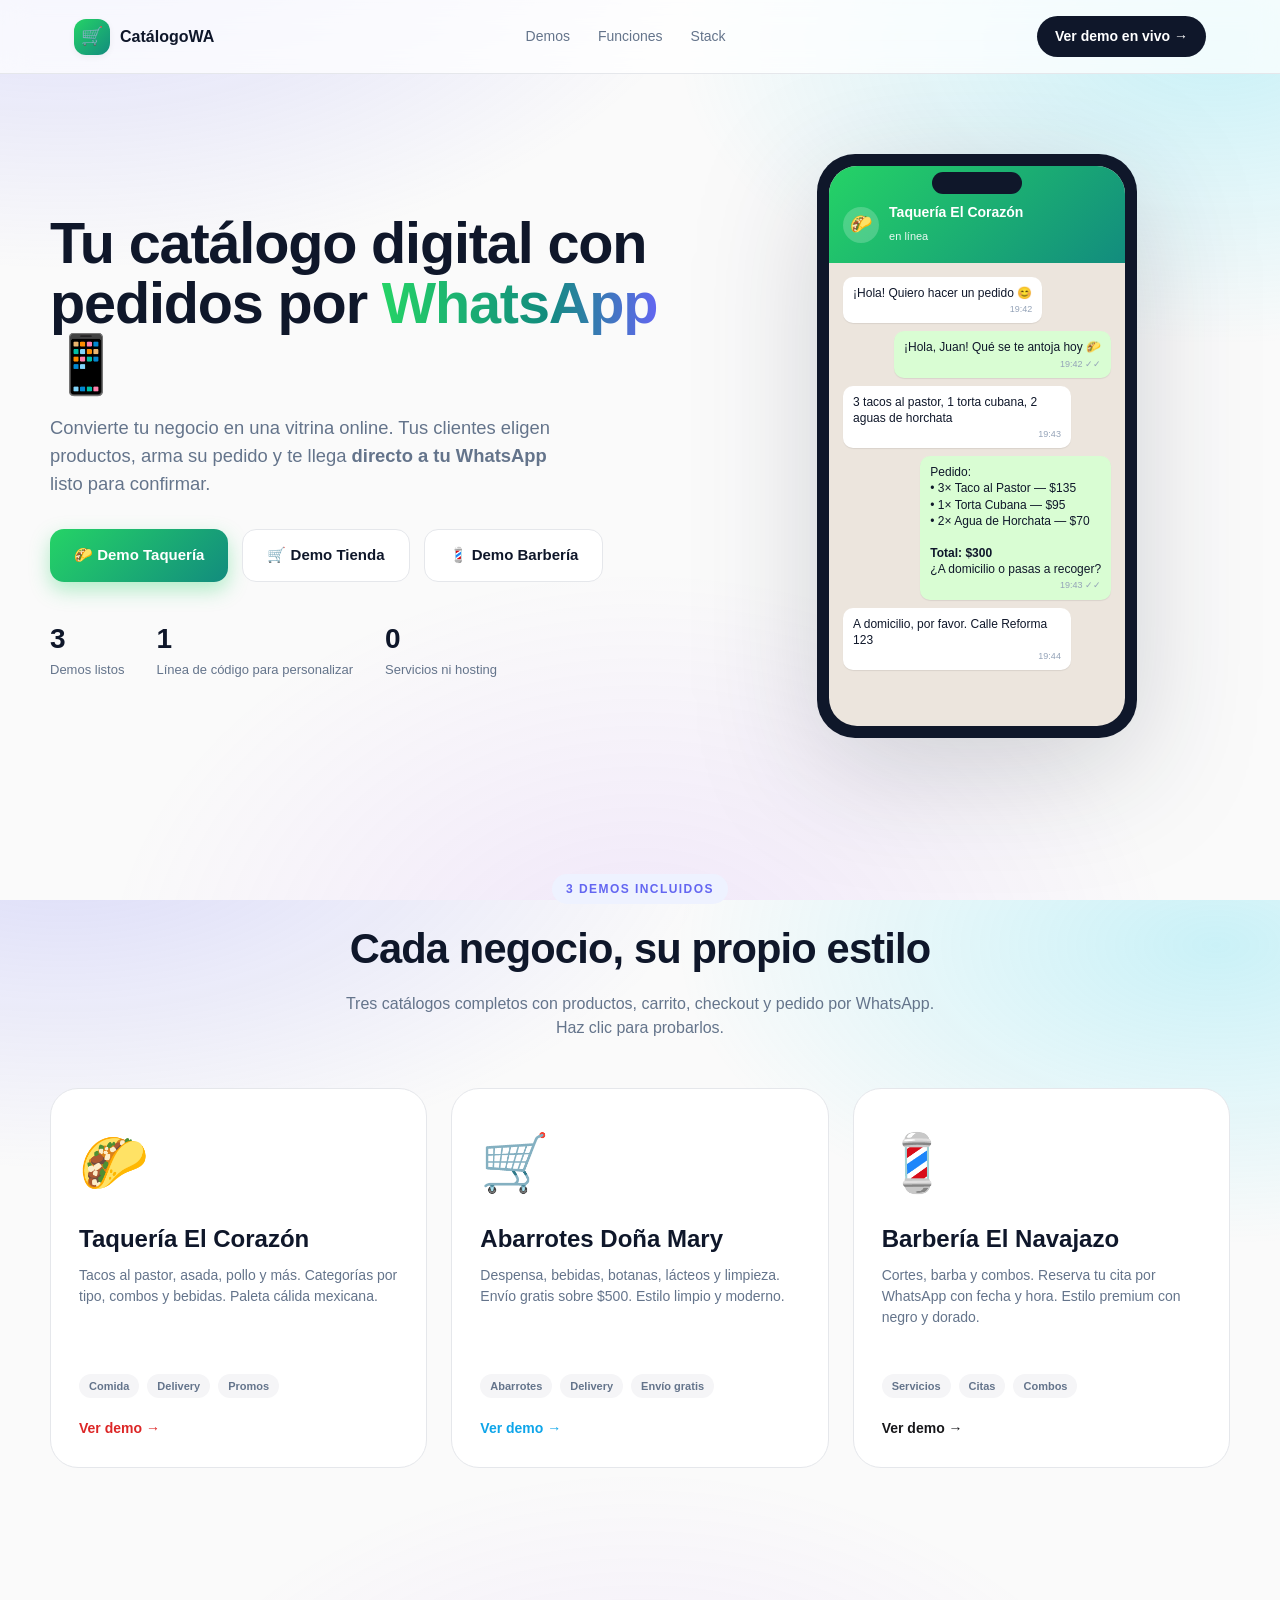
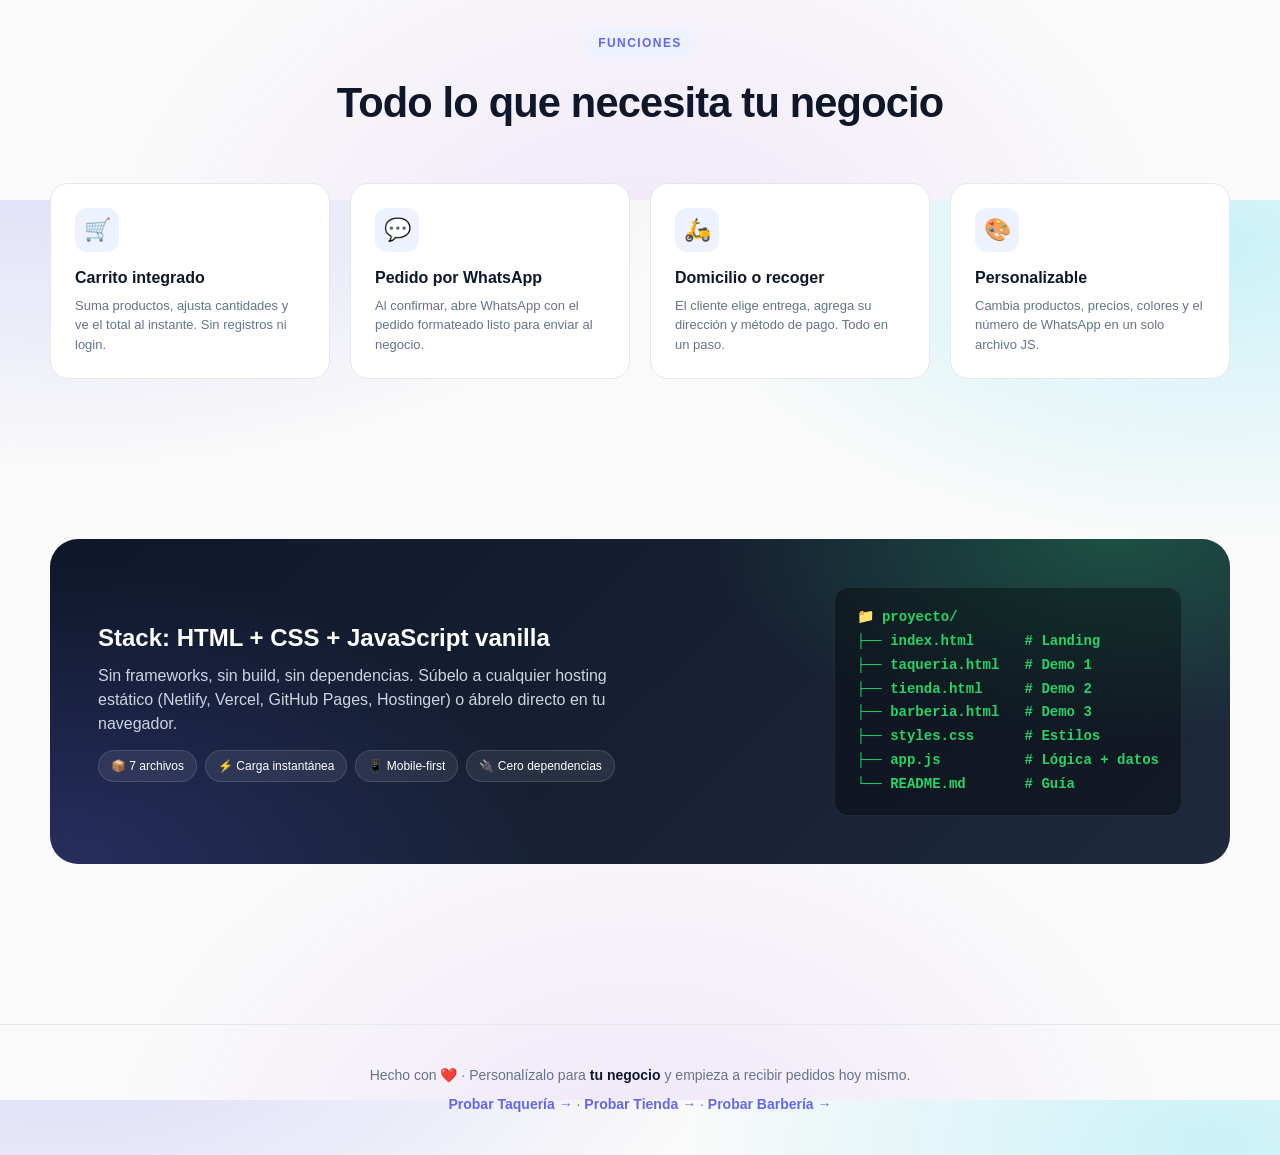
<file: index.html>
<!DOCTYPE html>
<html lang="es">
<head>
  <meta charset="UTF-8">
  <meta name="viewport" content="width=device-width, initial-scale=1, viewport-fit=cover">
  <meta name="description" content="Catálogo digital con pedidos por WhatsApp. Tres demos listos: taquería, tienda de abarrotes y barbería.">
  <meta name="theme-color" content="#25D366">
  <title>Catálogo Digital · Pedidos por WhatsApp</title>
  <link rel="icon" href="data:image/svg+xml,<svg xmlns='http://www.w3.org/2000/svg' viewBox='0 0 100 100'><text y='.9em' font-size='90'>🛒</text></svg>">
  <link rel="stylesheet" href="styles.css">
</head>
<body class="landing">

  <!-- Topbar ------------------------------------------------- -->
  <header class="topbar">
    <div class="topbar-inner">
      <a href="index.html" class="brand">
        <span class="brand-mark">🛒</span>
        <span>CatálogoWA</span>
      </a>
      <nav class="nav-links">
        <a href="#demos">Demos</a>
        <a href="#features">Funciones</a>
        <a href="#stack">Stack</a>
      </nav>
      <a href="taqueria.html" class="cta-pill">Ver demo en vivo →</a>
    </div>
  </header>

  <!-- Hero --------------------------------------------------- -->
  <section class="hero container">
    <div class="hero-grid">
      <div>
        <h1>
          Tu catálogo digital
          con pedidos por
          <span class="grad">WhatsApp</span> 📱
        </h1>
        <p class="lede">
          Convierte tu negocio en una vitrina online. Tus clientes eligen productos,
          arma su pedido y te llega <strong>directo a tu WhatsApp</strong> listo para
          confirmar.
        </p>
        <div class="hero-ctas">
          <a href="taqueria.html" class="btn-primary">
            🌮 Demo Taquería
          </a>
          <a href="tienda.html" class="btn-secondary">
            🛒 Demo Tienda
          </a>
          <a href="barberia.html" class="btn-secondary">
            💈 Demo Barbería
          </a>
        </div>
        <div class="hero-stats">
          <div><strong>3</strong>Demos listos</div>
          <div><strong>1</strong>Línea de código para personalizar</div>
          <div><strong>0</strong>Servicios ni hosting</div>
        </div>
      </div>

      <!-- Mockup de WhatsApp -->
      <div class="mockup" aria-hidden="true">
        <div class="phone">
          <div class="phone-screen">
            <div class="phone-header">
              <div class="phone-avatar">🌮</div>
              <div>
                <h4>Taquería El Corazón</h4>
                <small>en línea</small>
              </div>
            </div>
            <div class="phone-body">
              <div class="bubble">¡Hola! Quiero hacer un pedido 😊<br><small>19:42</small></div>
              <div class="bubble out">¡Hola, Juan! Qué se te antoja hoy 🌮<br><small>19:42 ✓✓</small></div>
              <div class="bubble">3 tacos al pastor, 1 torta cubana, 2 aguas de horchata<br><small>19:43</small></div>
              <div class="bubble out">Pedido:<br>• 3× Taco al Pastor — $135<br>• 1× Torta Cubana — $95<br>• 2× Agua de Horchata — $70<br><br><strong>Total: $300</strong><br>¿A domicilio o pasas a recoger?<br><small>19:43 ✓✓</small></div>
              <div class="bubble">A domicilio, por favor. Calle Reforma 123<br><small>19:44</small></div>
            </div>
          </div>
        </div>
      </div>
    </div>
  </section>

  <!-- Demos -------------------------------------------------- -->
  <section class="section container" id="demos">
    <div class="section-head">
      <span class="section-eyebrow">3 demos incluidos</span>
      <h2>Cada negocio, su propio estilo</h2>
      <p class="section-sub">
        Tres catálogos completos con productos, carrito, checkout y pedido por WhatsApp.
        Haz clic para probarlos.
      </p>
    </div>

    <div class="demos-grid">

      <a href="taqueria.html" class="demo-card taqueria">
        <span class="demo-emoji">🌮</span>
        <h3>Taquería El Corazón</h3>
        <p>
          Tacos al pastor, asada, pollo y más. Categorías por tipo, combos
          y bebidas. Paleta cálida mexicana.
        </p>
        <div class="demo-meta">
          <span class="demo-tag">Comida</span>
          <span class="demo-tag">Delivery</span>
          <span class="demo-tag">Promos</span>
        </div>
        <span class="demo-cta">Ver demo →</span>
      </a>

      <a href="tienda.html" class="demo-card tienda">
        <span class="demo-emoji">🛒</span>
        <h3>Abarrotes Doña Mary</h3>
        <p>
          Despensa, bebidas, botanas, lácteos y limpieza. Envío gratis
          sobre $500. Estilo limpio y moderno.
        </p>
        <div class="demo-meta">
          <span class="demo-tag">Abarrotes</span>
          <span class="demo-tag">Delivery</span>
          <span class="demo-tag">Envío gratis</span>
        </div>
        <span class="demo-cta">Ver demo →</span>
      </a>

      <a href="barberia.html" class="demo-card barberia">
        <span class="demo-emoji">💈</span>
        <h3>Barbería El Navajazo</h3>
        <p>
          Cortes, barba y combos. Reserva tu cita por WhatsApp con
          fecha y hora. Estilo premium con negro y dorado.
        </p>
        <div class="demo-meta">
          <span class="demo-tag">Servicios</span>
          <span class="demo-tag">Citas</span>
          <span class="demo-tag">Combos</span>
        </div>
        <span class="demo-cta">Ver demo →</span>
      </a>

    </div>
  </section>

  <!-- Features ----------------------------------------------- -->
  <section class="section container" id="features">
    <div class="section-head">
      <span class="section-eyebrow">Funciones</span>
      <h2>Todo lo que necesita tu negocio</h2>
    </div>

    <div class="features-grid">
      <div class="feature">
        <div class="feature-icon">🛒</div>
        <h4>Carrito integrado</h4>
        <p>Suma productos, ajusta cantidades y ve el total al instante. Sin registros ni login.</p>
      </div>
      <div class="feature">
        <div class="feature-icon">💬</div>
        <h4>Pedido por WhatsApp</h4>
        <p>Al confirmar, abre WhatsApp con el pedido formateado listo para enviar al negocio.</p>
      </div>
      <div class="feature">
        <div class="feature-icon">🛵</div>
        <h4>Domicilio o recoger</h4>
        <p>El cliente elige entrega, agrega su dirección y método de pago. Todo en un paso.</p>
      </div>
      <div class="feature">
        <div class="feature-icon">🎨</div>
        <h4>Personalizable</h4>
        <p>Cambia productos, precios, colores y el número de WhatsApp en un solo archivo JS.</p>
      </div>
    </div>
  </section>

  <!-- Tech banner -------------------------------------------- -->
  <section class="section container" id="stack">
    <div class="tech-banner">
      <div>
        <h3>Stack: HTML + CSS + JavaScript vanilla</h3>
        <p>
          Sin frameworks, sin build, sin dependencias. Súbelo a cualquier hosting
          estático (Netlify, Vercel, GitHub Pages, Hostinger) o ábrelo directo
          en tu navegador.
        </p>
        <div class="tech-pills">
          <span>📦 7 archivos</span>
          <span>⚡ Carga instantánea</span>
          <span>📱 Mobile-first</span>
          <span>🔌 Cero dependencias</span>
        </div>
      </div>
      <pre class="big-code"><strong>📁 proyecto/
├── index.html      <span># Landing</span>
├── taqueria.html   <span># Demo 1</span>
├── tienda.html     <span># Demo 2</span>
├── barberia.html   <span># Demo 3</span>
├── styles.css      <span># Estilos</span>
├── app.js          <span># Lógica + datos</span>
└── README.md       <span># Guía</span></strong></pre>
    </div>
  </section>

  <!-- Footer ------------------------------------------------- -->
  <footer class="footer">
    <div class="container">
      <p>
        Hecho con ❤️ · Personalízalo para <strong>tu negocio</strong> y empieza a recibir pedidos hoy mismo.
      </p>
      <p style="margin-top: 8px;">
        <a href="taqueria.html" style="color: var(--primary); font-weight: 600;">Probar Taquería →</a>
        ·
        <a href="tienda.html" style="color: var(--primary); font-weight: 600;">Probar Tienda →</a>
        ·
        <a href="barberia.html" style="color: var(--primary); font-weight: 600;">Probar Barbería →</a>
      </p>
    </div>
  </footer>

</body>
</html>
</file>
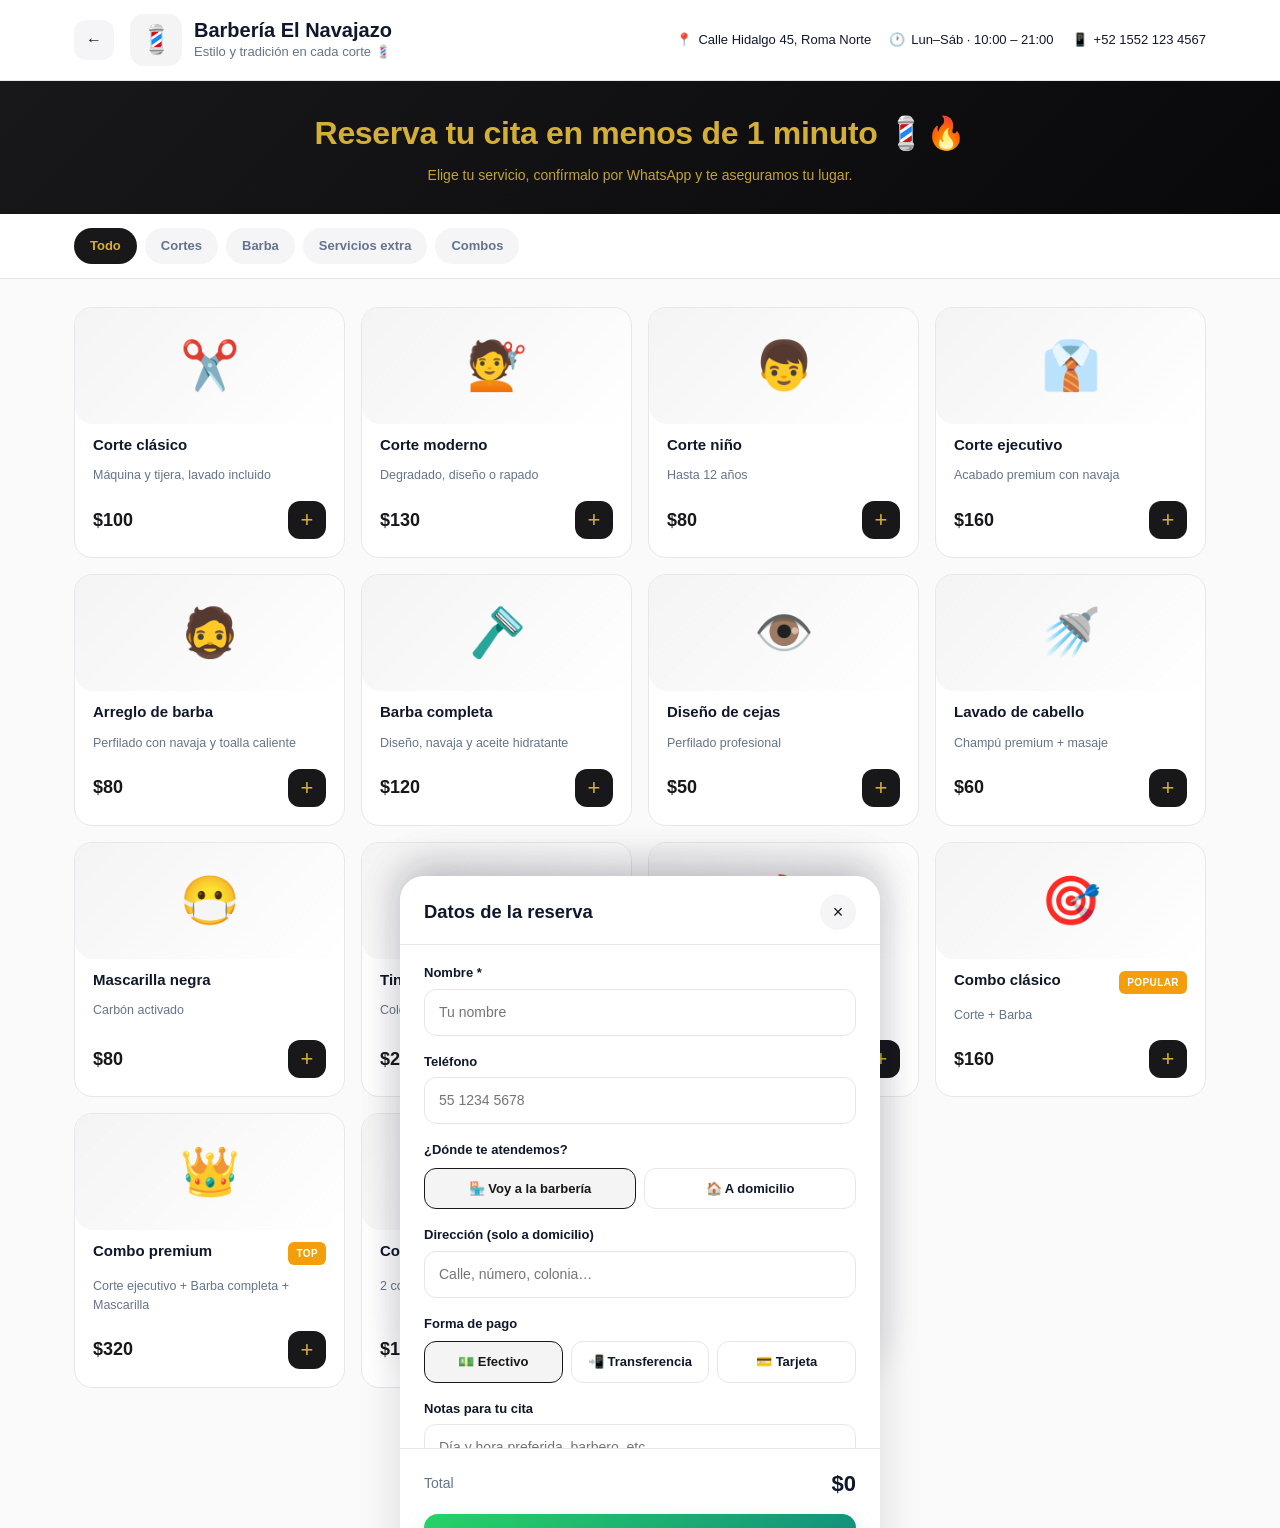
<file: barberia.html>
<!DOCTYPE html>
<html lang="es">
<head>
  <meta charset="UTF-8">
  <meta name="viewport" content="width=device-width, initial-scale=1, viewport-fit=cover">
  <meta name="theme-color" content="#18181b">
  <title>Barbería El Navajazo · Reserva por WhatsApp</title>
  <link rel="icon" href="data:image/svg+xml,<svg xmlns='http://www.w3.org/2000/svg' viewBox='0 0 100 100'><text y='.9em' font-size='90'>💈</text></svg>">
  <link rel="stylesheet" href="styles.css">
</head>
<body class="demo barberia" data-demo="barberia">

  <!-- Header pegajoso -->
  <header class="biz-header">
    <div class="biz-header-inner">
      <a href="index.html" class="biz-back" aria-label="Volver">←</a>
      <div class="biz-info">
        <div class="biz-emoji" data-business-emoji>💈</div>
        <div>
          <h1 data-business-name>Barbería</h1>
          <p data-business-tagline>—</p>
        </div>
      </div>
      <div class="biz-meta">
        <div>📍 <strong data-business-address>—</strong></div>
        <div>🕐 <strong data-business-hours>—</strong></div>
        <div>📱 <strong data-business-phone>—</strong></div>
      </div>
    </div>
  </header>

  <!-- Banner promo -->
  <section class="biz-promo">
    <div class="biz-promo-inner">
      <h2>Reserva tu cita en menos de 1 minuto 💈🔥</h2>
      <p>Elige tu servicio, confírmalo por WhatsApp y te aseguramos tu lugar.</p>
    </div>
  </section>

  <!-- Categorías -->
  <div class="categories-wrap">
    <nav class="categories" data-categories></nav>
  </div>

  <!-- Productos / Servicios -->
  <main class="products" data-products></main>

  <!-- Botón flotante del carrito -->
  <button class="cart-fab" data-cart-fab aria-label="Ver reserva">
    <span>💈 Ver reserva</span>
    <span class="fab-count" data-cart-count>0</span>
    <span class="fab-total" data-cart-fab-total>$0</span>
  </button>

  <!-- Overlay -->
  <div class="overlay" data-overlay></div>

  <!-- Panel del carrito -->
  <aside class="panel cart-panel" data-cart-panel aria-label="Tu reserva">
    <div class="panel-head">
      <h2>Tu reserva 💈</h2>
      <button class="panel-close" data-close-cart aria-label="Cerrar">×</button>
    </div>
    <div class="panel-body" data-cart-items></div>
    <div class="panel-foot">
      <div class="cart-total">
        <span>Subtotal</span>
        <strong data-cart-total>$0</strong>
      </div>
      <div data-delivery-info style="margin-bottom: 14px;"></div>
      <button class="action-btn" data-checkout-btn disabled>
        Continuar al pedido →
      </button>
    </div>
  </aside>

  <!-- Panel de checkout -->
  <aside class="panel checkout-panel" data-checkout-panel aria-label="Datos de la reserva">
    <div class="panel-head">
      <h2>Datos de la reserva</h2>
      <button class="panel-close" data-close-checkout aria-label="Cerrar">×</button>
    </div>
    <div class="panel-body">
      <div class="field">
        <label for="name">Nombre *</label>
        <input id="name" data-name type="text" placeholder="Tu nombre" required>
      </div>
      <div class="field">
        <label for="phone">Teléfono</label>
        <input id="phone" data-phone type="tel" placeholder="55 1234 5678">
      </div>

      <fieldset class="fieldset">
        <legend class="fieldset-label">¿Dónde te atendemos?</legend>
        <div class="radio-row">
          <label class="radio-pill">
            <input type="radio" name="mode" data-mode value="pickup" checked>
            🏪 Voy a la barbería
          </label>
          <label class="radio-pill">
            <input type="radio" name="mode" data-mode value="delivery">
            🏠 A domicilio
          </label>
        </div>
      </fieldset>

      <div class="field">
        <label for="address">Dirección (solo a domicilio)</label>
        <input id="address" data-address type="text" placeholder="Calle, número, colonia…">
      </div>

      <fieldset class="fieldset">
        <legend class="fieldset-label">Forma de pago</legend>
        <div class="radio-row">
          <label class="radio-pill">
            <input type="radio" name="payment" data-payment value="cash" checked>
            💵 Efectivo
          </label>
          <label class="radio-pill">
            <input type="radio" name="payment" data-payment value="transfer">
            📲 Transferencia
          </label>
          <label class="radio-pill">
            <input type="radio" name="payment" data-payment value="card">
            💳 Tarjeta
          </label>
        </div>
      </fieldset>

      <div class="field">
        <label for="notes">Notas para tu cita</label>
        <textarea id="notes" data-notes placeholder="Día y hora preferida, barbero, etc."></textarea>
      </div>
    </div>
    <div class="panel-foot">
      <div class="cart-total" style="margin-bottom: 14px;">
        <span>Total</span>
        <strong data-cart-total>$0</strong>
      </div>
      <button class="action-btn" data-place-order>
        💬 Enviar reserva por WhatsApp
      </button>
    </div>
  </aside>

  <script src="app.js"></script>
</body>
</html>
</file>
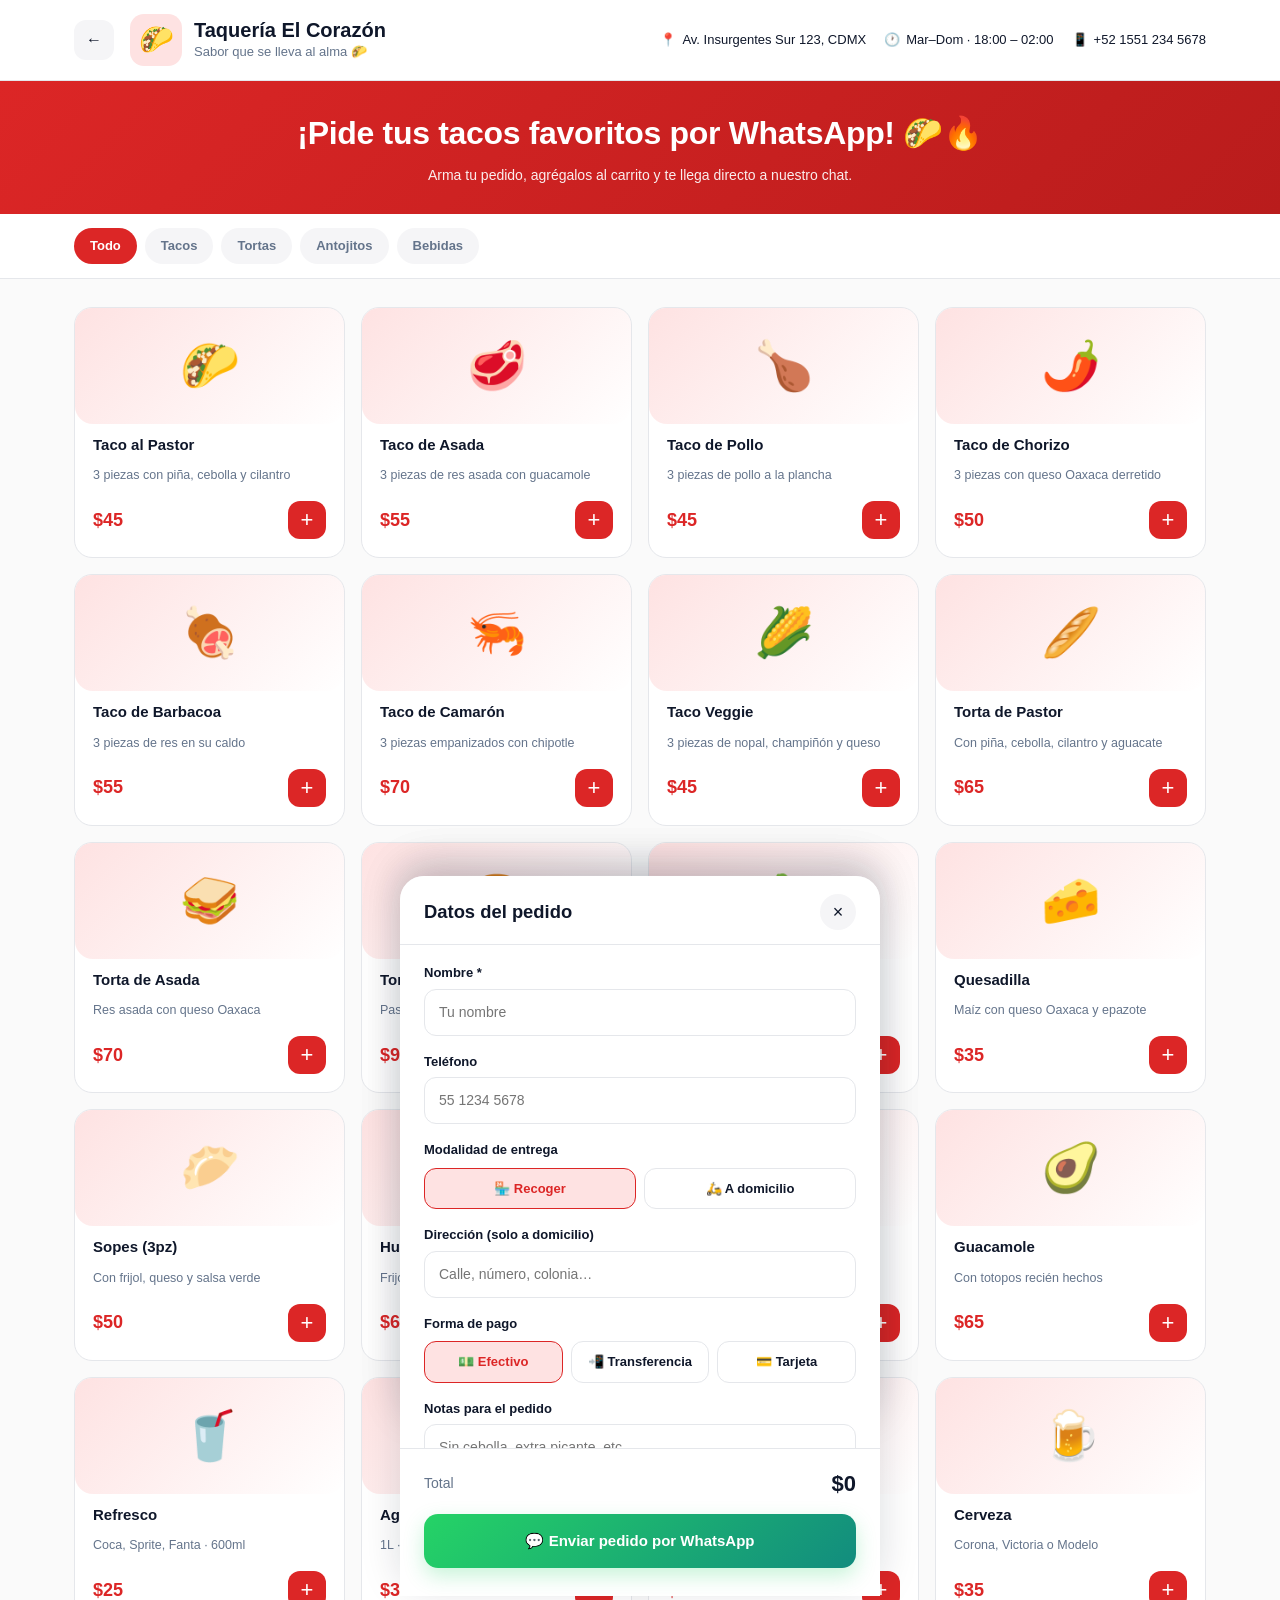
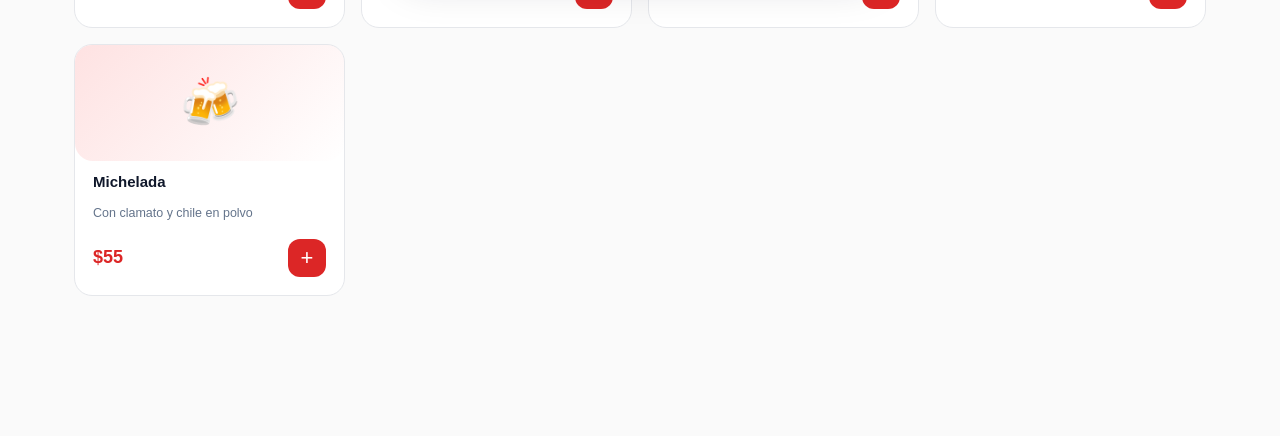
<file: taqueria.html>
<!DOCTYPE html>
<html lang="es">
<head>
  <meta charset="UTF-8">
  <meta name="viewport" content="width=device-width, initial-scale=1, viewport-fit=cover">
  <meta name="theme-color" content="#dc2626">
  <title>Taquería El Corazón · Pedidos por WhatsApp</title>
  <link rel="icon" href="data:image/svg+xml,<svg xmlns='http://www.w3.org/2000/svg' viewBox='0 0 100 100'><text y='.9em' font-size='90'>🌮</text></svg>">
  <link rel="stylesheet" href="styles.css">
</head>
<body class="demo taqueria" data-demo="taqueria">

  <!-- Header pegajoso -->
  <header class="biz-header">
    <div class="biz-header-inner">
      <a href="index.html" class="biz-back" aria-label="Volver">←</a>
      <div class="biz-info">
        <div class="biz-emoji" data-business-emoji>🌮</div>
        <div>
          <h1 data-business-name>Taquería</h1>
          <p data-business-tagline>—</p>
        </div>
      </div>
      <div class="biz-meta">
        <div>📍 <strong data-business-address>—</strong></div>
        <div>🕐 <strong data-business-hours>—</strong></div>
        <div>📱 <strong data-business-phone>—</strong></div>
      </div>
    </div>
  </header>

  <!-- Banner promo -->
  <section class="biz-promo">
    <div class="biz-promo-inner">
      <h2>¡Pide tus tacos favoritos por WhatsApp! 🌮🔥</h2>
      <p>Arma tu pedido, agrégalos al carrito y te llega directo a nuestro chat.</p>
    </div>
  </section>

  <!-- Categorías -->
  <div class="categories-wrap">
    <nav class="categories" data-categories></nav>
  </div>

  <!-- Productos -->
  <main class="products" data-products></main>

  <!-- Botón flotante del carrito -->
  <button class="cart-fab" data-cart-fab aria-label="Ver pedido">
    <span>🛒 Ver pedido</span>
    <span class="fab-count" data-cart-count>0</span>
    <span class="fab-total" data-cart-fab-total>$0</span>
  </button>

  <!-- Overlay -->
  <div class="overlay" data-overlay></div>

  <!-- Panel del carrito -->
  <aside class="panel cart-panel" data-cart-panel aria-label="Tu pedido">
    <div class="panel-head">
      <h2>Tu pedido 🌮</h2>
      <button class="panel-close" data-close-cart aria-label="Cerrar">×</button>
    </div>
    <div class="panel-body" data-cart-items></div>
    <div class="panel-foot">
      <div class="cart-total">
        <span>Subtotal</span>
        <strong data-cart-total>$0</strong>
      </div>
      <div data-delivery-info style="margin-bottom: 14px;"></div>
      <button class="action-btn" data-checkout-btn disabled>
        Continuar al pedido →
      </button>
    </div>
  </aside>

  <!-- Panel de checkout -->
  <aside class="panel checkout-panel" data-checkout-panel aria-label="Datos del pedido">
    <div class="panel-head">
      <h2>Datos del pedido</h2>
      <button class="panel-close" data-close-checkout aria-label="Cerrar">×</button>
    </div>
    <div class="panel-body">
      <div class="field">
        <label for="name">Nombre *</label>
        <input id="name" data-name type="text" placeholder="Tu nombre" required>
      </div>
      <div class="field">
        <label for="phone">Teléfono</label>
        <input id="phone" data-phone type="tel" placeholder="55 1234 5678">
      </div>

      <fieldset class="fieldset">
        <legend class="fieldset-label">Modalidad de entrega</legend>
        <div class="radio-row">
          <label class="radio-pill">
            <input type="radio" name="mode" data-mode value="pickup" checked>
            🏪 Recoger
          </label>
          <label class="radio-pill">
            <input type="radio" name="mode" data-mode value="delivery">
            🛵 A domicilio
          </label>
        </div>
      </fieldset>

      <div class="field">
        <label for="address">Dirección (solo a domicilio)</label>
        <input id="address" data-address type="text" placeholder="Calle, número, colonia…">
      </div>

      <fieldset class="fieldset">
        <legend class="fieldset-label">Forma de pago</legend>
        <div class="radio-row">
          <label class="radio-pill">
            <input type="radio" name="payment" data-payment value="cash" checked>
            💵 Efectivo
          </label>
          <label class="radio-pill">
            <input type="radio" name="payment" data-payment value="transfer">
            📲 Transferencia
          </label>
          <label class="radio-pill">
            <input type="radio" name="payment" data-payment value="card">
            💳 Tarjeta
          </label>
        </div>
      </fieldset>

      <div class="field">
        <label for="notes">Notas para el pedido</label>
        <textarea id="notes" data-notes placeholder="Sin cebolla, extra picante, etc."></textarea>
      </div>
    </div>
    <div class="panel-foot">
      <div class="cart-total" style="margin-bottom: 14px;">
        <span>Total</span>
        <strong data-cart-total>$0</strong>
      </div>
      <button class="action-btn" data-place-order>
        💬 Enviar pedido por WhatsApp
      </button>
    </div>
  </aside>

  <script src="app.js"></script>
</body>
</html>
</file>
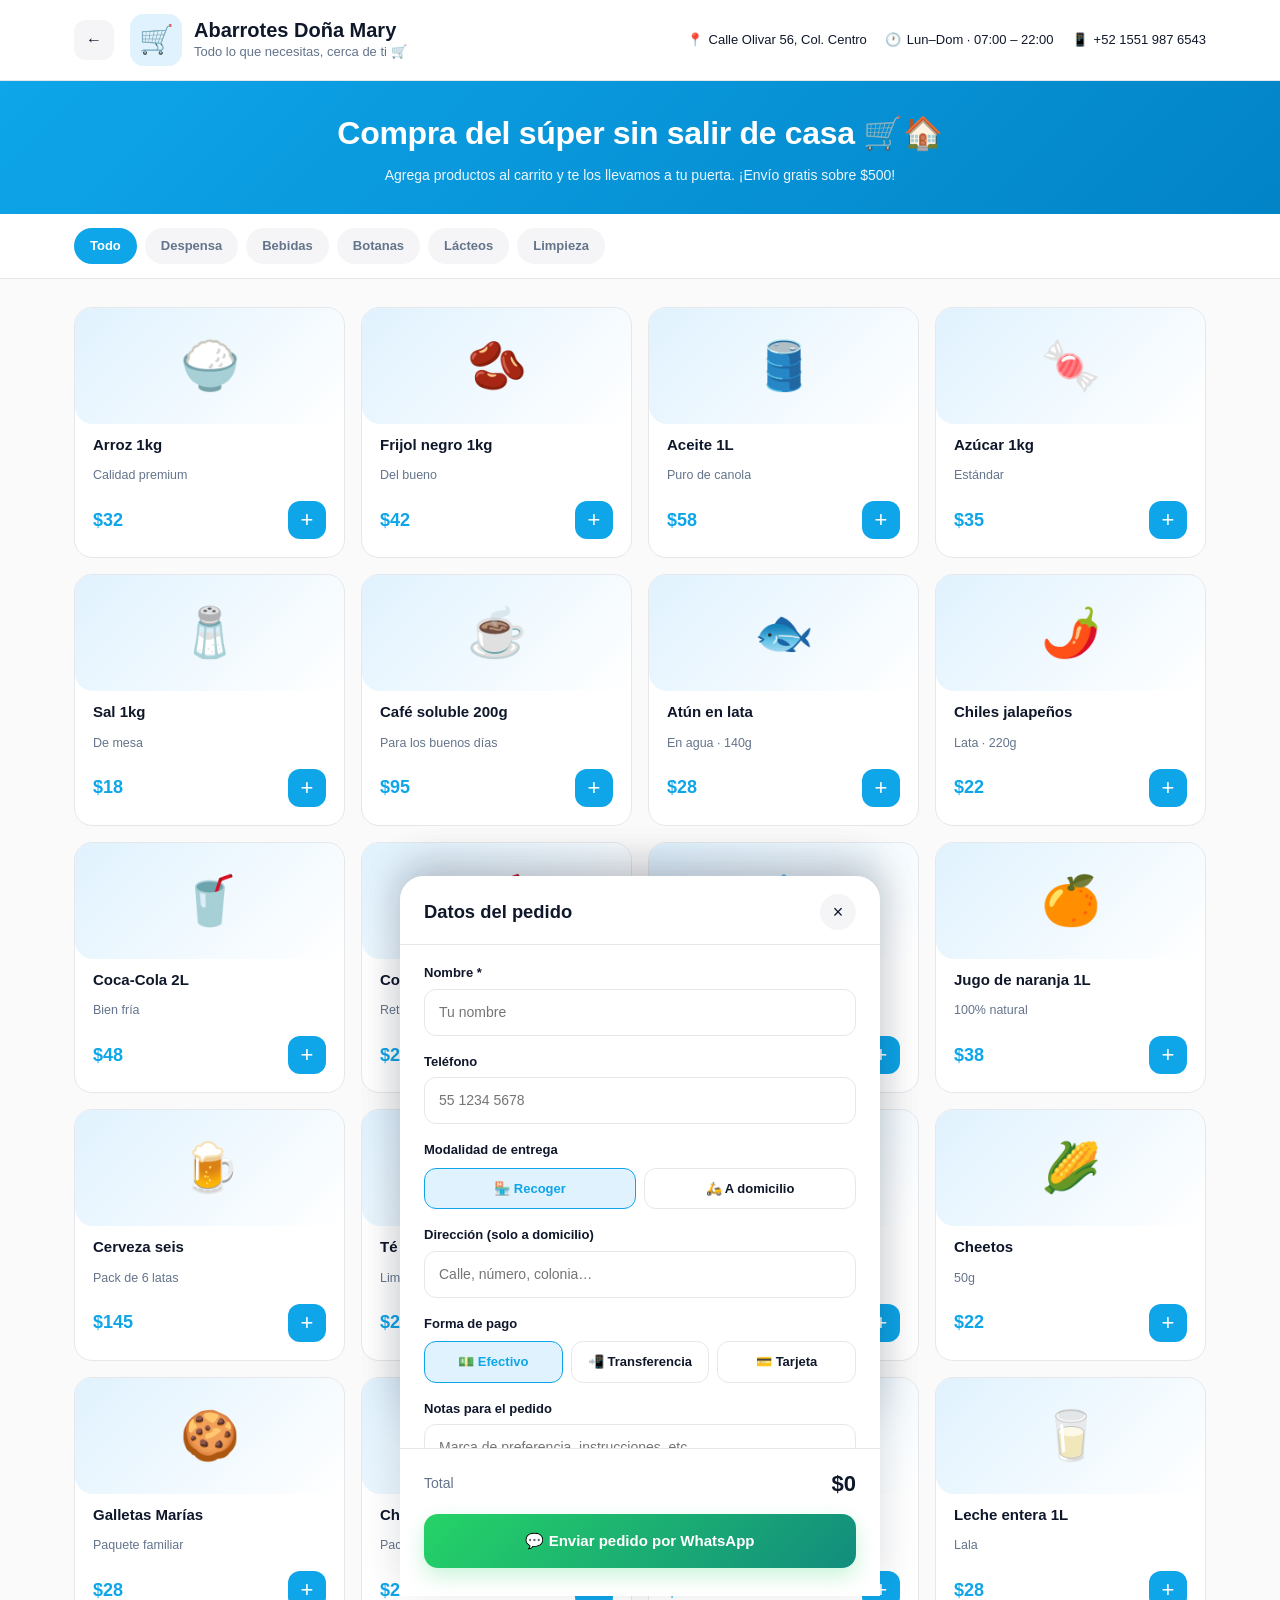
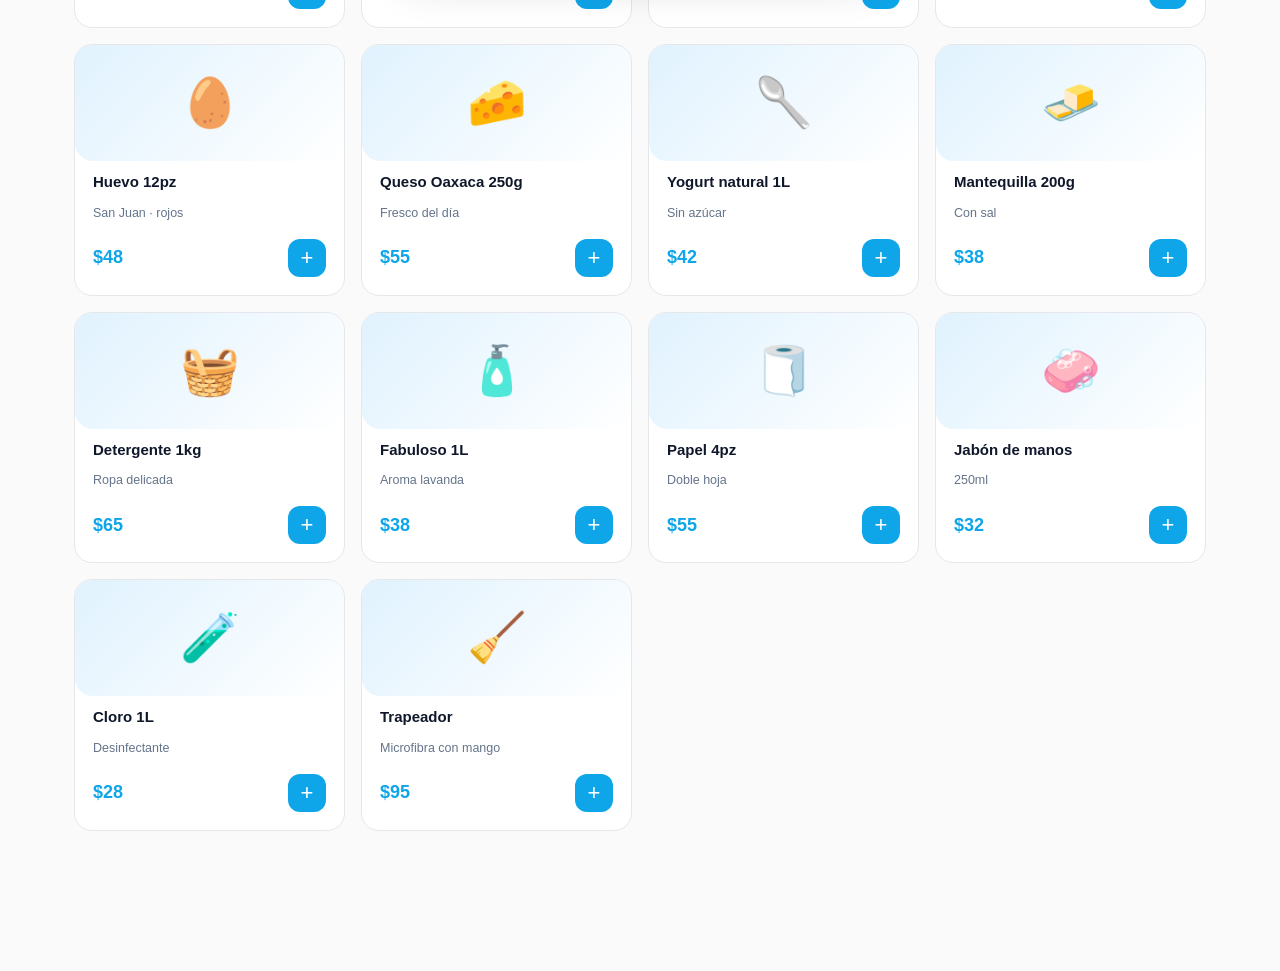
<file: tienda.html>
<!DOCTYPE html>
<html lang="es">
<head>
  <meta charset="UTF-8">
  <meta name="viewport" content="width=device-width, initial-scale=1, viewport-fit=cover">
  <meta name="theme-color" content="#0ea5e9">
  <title>Abarrotes Doña Mary · Pedidos por WhatsApp</title>
  <link rel="icon" href="data:image/svg+xml,<svg xmlns='http://www.w3.org/2000/svg' viewBox='0 0 100 100'><text y='.9em' font-size='90'>🛒</text></svg>">
  <link rel="stylesheet" href="styles.css">
</head>
<body class="demo tienda" data-demo="tienda">

  <!-- Header pegajoso -->
  <header class="biz-header">
    <div class="biz-header-inner">
      <a href="index.html" class="biz-back" aria-label="Volver">←</a>
      <div class="biz-info">
        <div class="biz-emoji" data-business-emoji>🛒</div>
        <div>
          <h1 data-business-name>Abarrotes</h1>
          <p data-business-tagline>—</p>
        </div>
      </div>
      <div class="biz-meta">
        <div>📍 <strong data-business-address>—</strong></div>
        <div>🕐 <strong data-business-hours>—</strong></div>
        <div>📱 <strong data-business-phone>—</strong></div>
      </div>
    </div>
  </header>

  <!-- Banner promo -->
  <section class="biz-promo">
    <div class="biz-promo-inner">
      <h2>Compra del súper sin salir de casa 🛒🏠</h2>
      <p>Agrega productos al carrito y te los llevamos a tu puerta. ¡Envío gratis sobre $500!</p>
    </div>
  </section>

  <!-- Categorías -->
  <div class="categories-wrap">
    <nav class="categories" data-categories></nav>
  </div>

  <!-- Productos -->
  <main class="products" data-products></main>

  <!-- Botón flotante del carrito -->
  <button class="cart-fab" data-cart-fab aria-label="Ver pedido">
    <span>🛒 Ver pedido</span>
    <span class="fab-count" data-cart-count>0</span>
    <span class="fab-total" data-cart-fab-total>$0</span>
  </button>

  <!-- Overlay -->
  <div class="overlay" data-overlay></div>

  <!-- Panel del carrito -->
  <aside class="panel cart-panel" data-cart-panel aria-label="Tu pedido">
    <div class="panel-head">
      <h2>Tu pedido 🛒</h2>
      <button class="panel-close" data-close-cart aria-label="Cerrar">×</button>
    </div>
    <div class="panel-body" data-cart-items></div>
    <div class="panel-foot">
      <div class="cart-total">
        <span>Subtotal</span>
        <strong data-cart-total>$0</strong>
      </div>
      <div data-delivery-info style="margin-bottom: 14px;"></div>
      <button class="action-btn" data-checkout-btn disabled>
        Continuar al pedido →
      </button>
    </div>
  </aside>

  <!-- Panel de checkout -->
  <aside class="panel checkout-panel" data-checkout-panel aria-label="Datos del pedido">
    <div class="panel-head">
      <h2>Datos del pedido</h2>
      <button class="panel-close" data-close-checkout aria-label="Cerrar">×</button>
    </div>
    <div class="panel-body">
      <div class="field">
        <label for="name">Nombre *</label>
        <input id="name" data-name type="text" placeholder="Tu nombre" required>
      </div>
      <div class="field">
        <label for="phone">Teléfono</label>
        <input id="phone" data-phone type="tel" placeholder="55 1234 5678">
      </div>

      <fieldset class="fieldset">
        <legend class="fieldset-label">Modalidad de entrega</legend>
        <div class="radio-row">
          <label class="radio-pill">
            <input type="radio" name="mode" data-mode value="pickup" checked>
            🏪 Recoger
          </label>
          <label class="radio-pill">
            <input type="radio" name="mode" data-mode value="delivery">
            🛵 A domicilio
          </label>
        </div>
      </fieldset>

      <div class="field">
        <label for="address">Dirección (solo a domicilio)</label>
        <input id="address" data-address type="text" placeholder="Calle, número, colonia…">
      </div>

      <fieldset class="fieldset">
        <legend class="fieldset-label">Forma de pago</legend>
        <div class="radio-row">
          <label class="radio-pill">
            <input type="radio" name="payment" data-payment value="cash" checked>
            💵 Efectivo
          </label>
          <label class="radio-pill">
            <input type="radio" name="payment" data-payment value="transfer">
            📲 Transferencia
          </label>
          <label class="radio-pill">
            <input type="radio" name="payment" data-payment value="card">
            💳 Tarjeta
          </label>
        </div>
      </fieldset>

      <div class="field">
        <label for="notes">Notas para el pedido</label>
        <textarea id="notes" data-notes placeholder="Marca de preferencia, instrucciones, etc."></textarea>
      </div>
    </div>
    <div class="panel-foot">
      <div class="cart-total" style="margin-bottom: 14px;">
        <span>Total</span>
        <strong data-cart-total>$0</strong>
      </div>
      <button class="action-btn" data-place-order>
        💬 Enviar pedido por WhatsApp
      </button>
    </div>
  </aside>

  <script src="app.js"></script>
</body>
</html>
</file>
<file: styles.css>
/* ============================================================
   Catálogo Digital con WhatsApp — Hoja de estilos
   ============================================================ */

/* Reset y base ------------------------------------------------ */
*, *::before, *::after { box-sizing: border-box; }
* { margin: 0; padding: 0; }
html, body { height: 100%; }
body {
  font-family: -apple-system, BlinkMacSystemFont, "Segoe UI", Roboto, Oxygen,
               Ubuntu, Cantarell, "Helvetica Neue", sans-serif;
  background: var(--bg);
  color: var(--text);
  -webkit-font-smoothing: antialiased;
  line-height: 1.5;
  text-rendering: optimizeLegibility;
}
img, svg { max-width: 100%; display: block; }
button { font: inherit; border: 0; background: none; cursor: pointer; color: inherit; }
input, textarea, select { font: inherit; color: inherit; }
a { color: inherit; text-decoration: none; }
ul { list-style: none; }
:focus-visible {
  outline: 3px solid var(--primary);
  outline-offset: 2px;
  border-radius: 6px;
}

/* Tokens ---------------------------------------------------- */
:root {
  --bg: #fafafa;
  --surface: #ffffff;
  --surface-2: #f5f5f7;
  --text: #0f172a;
  --text-muted: #64748b;
  --text-soft: #94a3b8;
  --border: #e5e7eb;
  --border-strong: #cbd5e1;
  --primary: #6366f1;
  --primary-soft: #eef2ff;
  --primary-dark: #4f46e5;
  --primary-text: #ffffff;
  --success: #25D366;
  --success-dark: #128c7e;
  --whatsapp-gradient: linear-gradient(135deg, #25D366, #128c7e);
  --danger: #ef4444;
  --warning: #f59e0b;
  --shadow-xs: 0 1px 2px rgba(15, 23, 42, .06);
  --shadow-sm: 0 2px 6px rgba(15, 23, 42, .06);
  --shadow: 0 8px 24px rgba(15, 23, 42, .10);
  --shadow-lg: 0 24px 48px rgba(15, 23, 42, .14);
  --radius-sm: 10px;
  --radius: 18px;
  --radius-lg: 28px;
  --transition: .25s cubic-bezier(.4, 0, .2, 1);
}

/* Temas por demo -------------------------------------------- */
body.taqueria {
  --primary: #dc2626;
  --primary-soft: #fee2e2;
  --primary-dark: #b91c1c;
  --primary-text: #ffffff;
}
body.tienda {
  --primary: #0ea5e9;
  --primary-soft: #e0f2fe;
  --primary-dark: #0284c7;
}
body.barberia {
  --primary: #18181b;
  --primary-soft: #f4f4f5;
  --primary-dark: #09090b;
  --primary-text: #d4af37;
}

/* ============================================================
   Landing page
   ============================================================ */
body.landing {
  background:
    radial-gradient(1100px 600px at 5% -10%, rgba(99, 102, 241, .22), transparent 60%),
    radial-gradient(900px 500px at 95% 5%, rgba(34, 211, 238, .22), transparent 60%),
    radial-gradient(900px 700px at 50% 110%, rgba(168, 85, 247, .12), transparent 60%),
    var(--bg);
}

.container {
  width: 100%;
  max-width: 1180px;
  margin: 0 auto;
  padding: 0 24px;
}

/* Topbar ---------------------------------------------------- */
.topbar {
  position: sticky;
  top: 0;
  z-index: 50;
  backdrop-filter: blur(14px);
  background: rgba(255, 255, 255, .72);
  border-bottom: 1px solid var(--border);
}
.topbar-inner {
  display: flex;
  align-items: center;
  justify-content: space-between;
  padding: 16px 24px;
  max-width: 1180px;
  margin: 0 auto;
}
.brand {
  display: flex;
  align-items: center;
  gap: 10px;
  font-weight: 700;
}
.brand-mark {
  width: 36px; height: 36px;
  border-radius: 12px;
  background: var(--whatsapp-gradient);
  display: grid; place-items: center;
  color: white; font-size: 18px;
  box-shadow: var(--shadow-sm);
}
.nav-links {
  display: flex;
  gap: 28px;
  font-size: 14px;
  color: var(--text-muted);
}
.nav-links a:hover { color: var(--text); }
.cta-pill {
  display: inline-flex;
  align-items: center;
  gap: 8px;
  background: var(--text);
  color: white;
  padding: 10px 18px;
  border-radius: 999px;
  font-weight: 600;
  font-size: 14px;
  transition: transform var(--transition), box-shadow var(--transition);
}
.cta-pill:hover { transform: translateY(-2px); box-shadow: var(--shadow); }

/* Hero ------------------------------------------------------ */
.hero {
  padding: 80px 0 56px;
}
.hero-grid {
  display: grid;
  grid-template-columns: 1.1fr .9fr;
  gap: 56px;
  align-items: center;
}
.hero h1 {
  font-size: clamp(2.2rem, 5vw, 3.6rem);
  font-weight: 800;
  line-height: 1.05;
  letter-spacing: -.02em;
  margin-bottom: 20px;
}
.hero h1 .grad {
  background: linear-gradient(90deg, #25D366, #128c7e 60%, #6366f1);
  -webkit-background-clip: text;
  background-clip: text;
  color: transparent;
}
.hero p.lede {
  font-size: 1.15rem;
  color: var(--text-muted);
  max-width: 520px;
  margin-bottom: 32px;
}
.hero-ctas {
  display: flex;
  flex-wrap: wrap;
  gap: 14px;
  margin-bottom: 36px;
}
.btn-primary {
  display: inline-flex;
  align-items: center;
  gap: 10px;
  background: var(--whatsapp-gradient);
  color: white;
  padding: 14px 24px;
  border-radius: 14px;
  font-weight: 600;
  font-size: 15px;
  box-shadow: 0 8px 20px rgba(37, 211, 102, .35);
  transition: transform var(--transition);
}
.btn-primary:hover { transform: translateY(-2px); }
.btn-secondary {
  display: inline-flex;
  align-items: center;
  gap: 10px;
  background: var(--surface);
  color: var(--text);
  padding: 14px 24px;
  border-radius: 14px;
  font-weight: 600;
  font-size: 15px;
  border: 1px solid var(--border);
  transition: transform var(--transition), border-color var(--transition);
}
.btn-secondary:hover { transform: translateY(-2px); border-color: var(--border-strong); }
.hero-stats {
  display: flex;
  gap: 32px;
  font-size: 13px;
  color: var(--text-muted);
}
.hero-stats strong {
  display: block;
  font-size: 28px;
  color: var(--text);
  font-weight: 700;
}

/* Mockup phone --------------------------------------------- */
.mockup {
  position: relative;
  width: 320px;
  margin: 0 auto;
  filter: drop-shadow(0 30px 60px rgba(15, 23, 42, .18));
  animation: float 6s ease-in-out infinite;
}
@keyframes float {
  0%, 100% { transform: translateY(0); }
  50% { transform: translateY(-10px); }
}
.phone {
  background: #0f172a;
  border-radius: 38px;
  padding: 12px;
  position: relative;
}
.phone::before {
  content: "";
  position: absolute;
  top: 18px; left: 50%;
  transform: translateX(-50%);
  width: 90px; height: 22px;
  background: #0f172a;
  border-radius: 14px;
  z-index: 2;
}
.phone-screen {
  background: #ece5dd;
  border-radius: 28px;
  overflow: hidden;
  height: 560px;
  position: relative;
}
.phone-header {
  background: var(--whatsapp-gradient);
  padding: 36px 14px 16px;
  color: white;
  display: flex;
  align-items: center;
  gap: 10px;
}
.phone-avatar {
  width: 36px; height: 36px;
  border-radius: 50%;
  background: rgba(255, 255, 255, .2);
  display: grid; place-items: center;
  font-size: 18px;
}
.phone-header h4 { font-size: 14px; font-weight: 600; }
.phone-header small { font-size: 11px; opacity: .9; }
.phone-body {
  padding: 14px;
  display: flex;
  flex-direction: column;
  gap: 8px;
  height: calc(100% - 80px);
  overflow: hidden;
}
.bubble {
  background: white;
  padding: 8px 10px;
  border-radius: 10px;
  font-size: 12px;
  box-shadow: 0 1px 1px rgba(0, 0, 0, .08);
  max-width: 85%;
  align-self: flex-start;
  white-space: pre-line;
  line-height: 1.35;
}
.bubble.out {
  background: #d9fdd3;
  align-self: flex-end;
}
.bubble small {
  display: block;
  font-size: 9px;
  color: var(--text-soft);
  text-align: right;
  margin-top: 2px;
}

/* Section: demos ------------------------------------------- */
.section {
  padding: 80px 0;
}
.section-head {
  text-align: center;
  margin-bottom: 48px;
}
.section-eyebrow {
  display: inline-block;
  font-size: 12px;
  font-weight: 700;
  letter-spacing: .12em;
  text-transform: uppercase;
  color: var(--primary);
  background: var(--primary-soft);
  padding: 6px 14px;
  border-radius: 999px;
  margin-bottom: 14px;
}
.section h2 {
  font-size: clamp(1.8rem, 4vw, 2.6rem);
  font-weight: 800;
  letter-spacing: -.02em;
  margin-bottom: 12px;
}
.section p.section-sub {
  color: var(--text-muted);
  max-width: 600px;
  margin: 0 auto;
}

.demos-grid {
  display: grid;
  grid-template-columns: repeat(3, 1fr);
  gap: 24px;
}
.demo-card {
  position: relative;
  background: var(--surface);
  border-radius: var(--radius-lg);
  padding: 32px 28px 28px;
  border: 1px solid var(--border);
  overflow: hidden;
  transition: transform var(--transition), box-shadow var(--transition);
  display: flex;
  flex-direction: column;
  min-height: 380px;
}
.demo-card::before {
  content: "";
  position: absolute;
  inset: 0;
  background: linear-gradient(135deg, var(--c1), var(--c2));
  opacity: 0;
  transition: opacity var(--transition);
  z-index: 0;
}
.demo-card:hover {
  transform: translateY(-6px);
  box-shadow: var(--shadow-lg);
}
.demo-card > * { position: relative; z-index: 1; }
.demo-card .demo-emoji {
  font-size: 56px;
  margin-bottom: 16px;
  display: block;
}
.demo-card h3 {
  font-size: 1.5rem;
  font-weight: 700;
  margin-bottom: 8px;
}
.demo-card p {
  color: var(--text-muted);
  margin-bottom: 20px;
  font-size: 14px;
  flex-grow: 1;
}
.demo-card .demo-meta {
  display: flex;
  gap: 8px;
  margin-bottom: 20px;
  flex-wrap: wrap;
}
.demo-card .demo-tag {
  font-size: 11px;
  font-weight: 600;
  background: var(--surface-2);
  padding: 4px 10px;
  border-radius: 999px;
  color: var(--text-muted);
}
.demo-card .demo-cta {
  display: inline-flex;
  align-items: center;
  gap: 6px;
  font-weight: 600;
  font-size: 14px;
  color: var(--c1);
}

.demo-card.taqueria { --c1: #dc2626; --c2: #f59e0b; }
.demo-card.tienda   { --c1: #0ea5e9; --c2: #06b6d4; }
.demo-card.barberia { --c1: #18181b; --c2: #d4af37; }

/* Features -------------------------------------------------- */
.features-grid {
  display: grid;
  grid-template-columns: repeat(4, 1fr);
  gap: 20px;
}
.feature {
  background: var(--surface);
  padding: 24px;
  border-radius: var(--radius);
  border: 1px solid var(--border);
}
.feature-icon {
  width: 44px; height: 44px;
  border-radius: 12px;
  background: var(--primary-soft);
  color: var(--primary);
  display: grid; place-items: center;
  font-size: 22px;
  margin-bottom: 14px;
}
.feature h4 { font-size: 1rem; margin-bottom: 6px; font-weight: 700; }
.feature p { font-size: 13px; color: var(--text-muted); }

/* Tech banner ---------------------------------------------- */
.tech-banner {
  margin: 0 0 80px;
  background: linear-gradient(135deg, #0f172a, #1e293b);
  color: white;
  padding: 48px;
  border-radius: var(--radius-lg);
  display: grid;
  grid-template-columns: 1fr auto;
  gap: 32px;
  align-items: center;
  position: relative;
  overflow: hidden;
}
.tech-banner::before {
  content: "";
  position: absolute;
  inset: 0;
  background:
    radial-gradient(400px 200px at 90% 0%, rgba(37, 211, 102, .25), transparent),
    radial-gradient(500px 300px at 0% 100%, rgba(99, 102, 241, .25), transparent);
}
.tech-banner > * { position: relative; }
.tech-banner h3 { font-size: 1.5rem; margin-bottom: 8px; }
.tech-banner p { color: #cbd5e1; max-width: 520px; }
.tech-banner .tech-pills {
  display: flex;
  gap: 8px;
  flex-wrap: wrap;
  margin-top: 14px;
}
.tech-banner .tech-pills span {
  font-size: 12px;
  padding: 6px 12px;
  border-radius: 999px;
  background: rgba(255, 255, 255, .08);
  border: 1px solid rgba(255, 255, 255, .12);
}
.tech-banner .big-code {
  font-family: ui-monospace, "SF Mono", Menlo, monospace;
  font-size: 14px;
  background: rgba(0, 0, 0, .35);
  padding: 18px 22px;
  border-radius: 14px;
  border: 1px solid rgba(255, 255, 255, .08);
  white-space: pre;
  color: #94a3b8;
  line-height: 1.7;
}
.tech-banner .big-code strong { color: #25D366; }

/* Footer --------------------------------------------------- */
.footer {
  padding: 40px 0;
  border-top: 1px solid var(--border);
  text-align: center;
  color: var(--text-muted);
  font-size: 14px;
}
.footer strong { color: var(--text); }

/* ============================================================
   Páginas demo (catálogo)
   ============================================================ */
.biz-header {
  background: var(--surface);
  border-bottom: 1px solid var(--border);
  position: sticky;
  top: 0;
  z-index: 30;
  backdrop-filter: blur(14px);
  background: rgba(255, 255, 255, .88);
}
.biz-header-inner {
  max-width: 1180px;
  margin: 0 auto;
  padding: 14px 24px;
  display: flex;
  align-items: center;
  gap: 16px;
  flex-wrap: wrap;
}
.biz-back {
  display: grid; place-items: center;
  width: 40px; height: 40px;
  border-radius: 12px;
  background: var(--surface-2);
  transition: background var(--transition);
}
.biz-back:hover { background: var(--primary-soft); color: var(--primary); }
.biz-info {
  display: flex;
  align-items: center;
  gap: 12px;
  flex: 1;
  min-width: 200px;
}
.biz-emoji {
  width: 52px; height: 52px;
  border-radius: 14px;
  background: var(--primary-soft);
  display: grid; place-items: center;
  font-size: 28px;
}
.biz-info h1 {
  font-size: 1.25rem;
  font-weight: 700;
  line-height: 1.2;
}
.biz-info p {
  font-size: 13px;
  color: var(--text-muted);
}
.biz-meta {
  display: flex;
  gap: 18px;
  flex-wrap: wrap;
  font-size: 13px;
  color: var(--text-muted);
}
.biz-meta div {
  display: flex;
  align-items: center;
  gap: 6px;
}
.biz-meta strong {
  color: var(--text);
  font-weight: 500;
}

/* Promo banner --------------------------------------------- */
.biz-promo {
  background: linear-gradient(135deg, var(--primary), var(--primary-dark));
  color: var(--primary-text);
  padding: 28px 24px;
  text-align: center;
}
.biz-promo-inner {
  max-width: 720px;
  margin: 0 auto;
}
.biz-promo h2 {
  font-size: clamp(1.4rem, 3vw, 2rem);
  font-weight: 800;
  letter-spacing: -.01em;
  margin-bottom: 8px;
}
.biz-promo p {
  font-size: 14px;
  opacity: .92;
}

/* Categories ----------------------------------------------- */
.categories-wrap {
  background: var(--surface);
  border-bottom: 1px solid var(--border);
  position: sticky;
  top: 81px;
  z-index: 20;
}
.categories {
  max-width: 1180px;
  margin: 0 auto;
  padding: 14px 24px;
  display: flex;
  gap: 8px;
  overflow-x: auto;
  scrollbar-width: none;
}
.categories::-webkit-scrollbar { display: none; }
.chip {
  padding: 8px 16px;
  border-radius: 999px;
  background: var(--surface-2);
  font-size: 13px;
  font-weight: 600;
  white-space: nowrap;
  transition: all var(--transition);
  color: var(--text-muted);
}
.chip:hover { color: var(--text); }
.chip.active {
  background: var(--primary);
  color: var(--primary-text);
}

/* Product grid --------------------------------------------- */
.products {
  max-width: 1180px;
  margin: 0 auto;
  padding: 28px 24px 140px;
  display: grid;
  grid-template-columns: repeat(auto-fill, minmax(260px, 1fr));
  gap: 16px;
}
.card {
  background: var(--surface);
  border-radius: var(--radius);
  padding: 18px;
  border: 1px solid var(--border);
  transition: transform var(--transition), box-shadow var(--transition);
  display: flex;
  flex-direction: column;
  gap: 12px;
  position: relative;
  overflow: hidden;
}
.card:hover {
  transform: translateY(-3px);
  box-shadow: var(--shadow);
  border-color: var(--primary-soft);
}
.card-emoji {
  font-size: 48px;
  text-align: center;
  background: linear-gradient(135deg, var(--primary-soft), transparent);
  margin: -18px -18px 0;
  padding: 22px;
  border-radius: 0 0 var(--radius) var(--radius);
}
.card-head {
  display: flex;
  justify-content: space-between;
  gap: 8px;
  align-items: start;
}
.card-head h3 {
  font-size: 15px;
  font-weight: 700;
  line-height: 1.25;
}
.card-desc {
  font-size: 12.5px;
  color: var(--text-muted);
  flex-grow: 1;
}
.card-foot {
  display: flex;
  justify-content: space-between;
  align-items: center;
  margin-top: 4px;
}
.price {
  font-size: 18px;
  font-weight: 800;
  color: var(--primary);
}
.add-btn {
  width: 38px; height: 38px;
  border-radius: 12px;
  background: var(--primary);
  color: var(--primary-text);
  display: grid; place-items: center;
  font-size: 22px;
  font-weight: 300;
  line-height: 1;
  transition: transform var(--transition), background var(--transition);
}
.add-btn:hover { background: var(--primary-dark); }
.add-btn:active { transform: scale(.92); }
.badge {
  font-size: 10px;
  font-weight: 700;
  text-transform: uppercase;
  letter-spacing: .04em;
  padding: 4px 8px;
  border-radius: 6px;
  background: var(--warning);
  color: white;
}

/* Cart FAB ------------------------------------------------- */
.cart-fab {
  position: fixed;
  bottom: 20px;
  left: 50%;
  transform: translateX(-50%) translateY(80px);
  background: var(--text);
  color: white;
  padding: 14px 22px;
  border-radius: 999px;
  display: flex;
  align-items: center;
  gap: 10px;
  font-weight: 600;
  font-size: 14px;
  box-shadow: var(--shadow-lg);
  z-index: 40;
  transition: transform var(--transition), opacity var(--transition);
  opacity: 0;
  pointer-events: none;
}
.cart-fab.visible {
  transform: translateX(-50%) translateY(0);
  opacity: 1;
  pointer-events: auto;
}
.cart-fab .fab-count {
  background: var(--success);
  color: white;
  width: 22px; height: 22px;
  border-radius: 50%;
  display: grid; place-items: center;
  font-size: 12px;
  font-weight: 700;
}
.cart-fab .fab-total { font-size: 15px; font-weight: 700; }

/* Overlay -------------------------------------------------- */
.overlay {
  position: fixed;
  inset: 0;
  background: rgba(15, 23, 42, .45);
  backdrop-filter: blur(2px);
  opacity: 0;
  pointer-events: none;
  transition: opacity var(--transition);
  z-index: 50;
}
.overlay.visible {
  opacity: 1;
  pointer-events: auto;
}

/* Cart & checkout panels ---------------------------------- */
.panel {
  position: fixed;
  bottom: 0;
  left: 0;
  right: 0;
  top: auto;
  background: var(--surface);
  border-radius: 24px 24px 0 0;
  z-index: 60;
  transform: translateY(100%);
  transition: transform var(--transition);
  max-height: 92vh;
  display: flex;
  flex-direction: column;
  box-shadow: 0 -10px 40px rgba(15, 23, 42, .15);
}
.panel.open { transform: translateY(0); }
.panel-head {
  padding: 18px 24px 14px;
  display: flex;
  align-items: center;
  justify-content: space-between;
  border-bottom: 1px solid var(--border);
}
.panel-head h2 {
  font-size: 1.15rem;
  font-weight: 700;
}
.panel-close {
  width: 36px; height: 36px;
  border-radius: 50%;
  background: var(--surface-2);
  display: grid; place-items: center;
  font-size: 18px;
  transition: background var(--transition);
}
.panel-close:hover { background: var(--border); }
.panel-body {
  padding: 18px 24px;
  flex-grow: 1;
  overflow-y: auto;
  flex-shrink: 1;
  min-height: 0;
}
.panel-foot {
  padding: 18px 24px 28px;
  border-top: 1px solid var(--border);
  background: var(--surface);
  flex-shrink: 0;
}

/* Empty state --------------------------------------------- */
.empty {
  text-align: center;
  padding: 40px 20px;
}
.empty-icon {
  font-size: 64px;
  margin-bottom: 14px;
  opacity: .6;
}
.empty p {
  font-weight: 600;
  margin-bottom: 4px;
}
.empty span {
  font-size: 13px;
  color: var(--text-muted);
}

/* Cart items ---------------------------------------------- */
.cart-item {
  display: grid;
  grid-template-columns: 44px 1fr auto;
  gap: 12px;
  align-items: center;
  padding: 12px 0;
  border-bottom: 1px solid var(--border);
}
.cart-item:last-child { border-bottom: 0; }
.cart-item-emoji {
  width: 44px; height: 44px;
  background: var(--surface-2);
  border-radius: 12px;
  display: grid; place-items: center;
  font-size: 24px;
}
.cart-item-body h4 {
  font-size: 14px;
  font-weight: 600;
  margin-bottom: 2px;
}
.cart-item-price {
  font-size: 13px;
  color: var(--text-muted);
}
.qty {
  display: flex;
  align-items: center;
  gap: 4px;
  background: var(--surface-2);
  border-radius: 999px;
  padding: 2px;
}
.qty button {
  width: 28px; height: 28px;
  border-radius: 50%;
  background: var(--surface);
  font-size: 16px;
  font-weight: 600;
  transition: background var(--transition);
  display: grid; place-items: center;
}
.qty button:hover { background: var(--primary); color: var(--primary-text); }
.qty span {
  min-width: 22px;
  text-align: center;
  font-weight: 700;
  font-size: 13px;
}

/* Delivery info ------------------------------------------ */
.delivery-progress,
.delivery-ok {
  font-size: 13px;
  padding: 10px 14px;
  border-radius: 12px;
  background: var(--primary-soft);
  color: var(--primary);
  text-align: center;
  font-weight: 500;
}
.delivery-progress strong {
  font-weight: 700;
}
.delivery-ok {
  background: #dcfce7;
  color: #166534;
}

/* Cart total ---------------------------------------------- */
.cart-total {
  display: flex;
  justify-content: space-between;
  align-items: center;
  margin-bottom: 14px;
}
.cart-total span {
  color: var(--text-muted);
  font-size: 14px;
}
.cart-total strong {
  font-size: 22px;
  font-weight: 800;
}

/* Primary action button ----------------------------------- */
.action-btn {
  display: flex;
  align-items: center;
  justify-content: center;
  gap: 10px;
  width: 100%;
  background: var(--whatsapp-gradient);
  color: white;
  padding: 16px 20px;
  border-radius: 14px;
  font-weight: 700;
  font-size: 15px;
  box-shadow: 0 8px 20px rgba(37, 211, 102, .25);
  transition: transform var(--transition);
}
.action-btn:hover { transform: translateY(-1px); }
.action-btn:disabled {
  background: var(--surface-2);
  color: var(--text-soft);
  box-shadow: none;
  cursor: not-allowed;
  transform: none;
}

/* Form ---------------------------------------------------- */
.field {
  display: block;
  margin-bottom: 16px;
}
.field label,
.field-label {
  display: block;
  font-size: 13px;
  font-weight: 600;
  margin-bottom: 6px;
  color: var(--text);
}
.field input,
.field textarea,
.field select {
  width: 100%;
  padding: 12px 14px;
  border: 1px solid var(--border);
  border-radius: 12px;
  background: var(--surface);
  font-size: 14px;
  transition: border-color var(--transition);
}
.field input:focus,
.field textarea:focus {
  border-color: var(--primary);
  outline: none;
}
.field textarea { resize: vertical; min-height: 80px; font-family: inherit; }
.fieldset {
  border: 0;
  margin: 0 0 16px;
}
.fieldset legend,
.fieldset-label {
  font-size: 13px;
  font-weight: 600;
  margin-bottom: 8px;
  color: var(--text);
}
.radio-row {
  display: flex;
  gap: 8px;
  flex-wrap: wrap;
}
.radio-pill {
  flex: 1;
  min-width: 90px;
  display: flex;
  align-items: center;
  justify-content: center;
  gap: 6px;
  padding: 10px 12px;
  border: 1px solid var(--border);
  border-radius: 12px;
  font-size: 13px;
  font-weight: 600;
  cursor: pointer;
  transition: all var(--transition);
  background: var(--surface);
}
.radio-pill input { display: none; }
.radio-pill:has(input:checked) {
  background: var(--primary-soft);
  border-color: var(--primary);
  color: var(--primary);
}
.radio-pill:hover { border-color: var(--border-strong); }

/* ============================================================
   Mobile
   ============================================================ */
@media (max-width: 960px) {
  .hero-grid { grid-template-columns: 1fr; gap: 32px; }
  .hero { padding: 48px 0 32px; }
  .demos-grid { grid-template-columns: 1fr; }
  .features-grid { grid-template-columns: repeat(2, 1fr); }
  .tech-banner { grid-template-columns: 1fr; padding: 32px; }
  .nav-links { display: none; }
  .section { padding: 56px 0; }
}

@media (max-width: 640px) {
  .container { padding: 0 18px; }
  .topbar-inner { padding: 14px 18px; }
  .hero h1 { font-size: 2.2rem; }
  .hero-stats { gap: 20px; }
  .mockup { width: 280px; }
  .phone-screen { height: 480px; }
  .biz-header-inner { padding: 12px 18px; }
  .biz-emoji { width: 44px; height: 44px; font-size: 22px; }
  .biz-info h1 { font-size: 1.05rem; }
  .biz-meta { gap: 12px; font-size: 12px; }
  .categories-wrap { top: 73px; }
  .products { padding: 18px 18px 120px; }
  .panel { max-height: 95vh; }
  .panel-head, .panel-body, .panel-foot { padding-left: 18px; padding-right: 18px; }
  .features-grid { grid-template-columns: 1fr; }
  .big-code { font-size: 12px; }
}

@media (min-width: 720px) {
  .panel {
    left: 50%;
    right: auto;
    width: 480px;
    transform: translate(-50%, 100%);
    border-radius: 24px;
    bottom: 24px;
    max-height: 80vh;
  }
  .panel.open { transform: translate(-50%, 0); }
}
</file>
